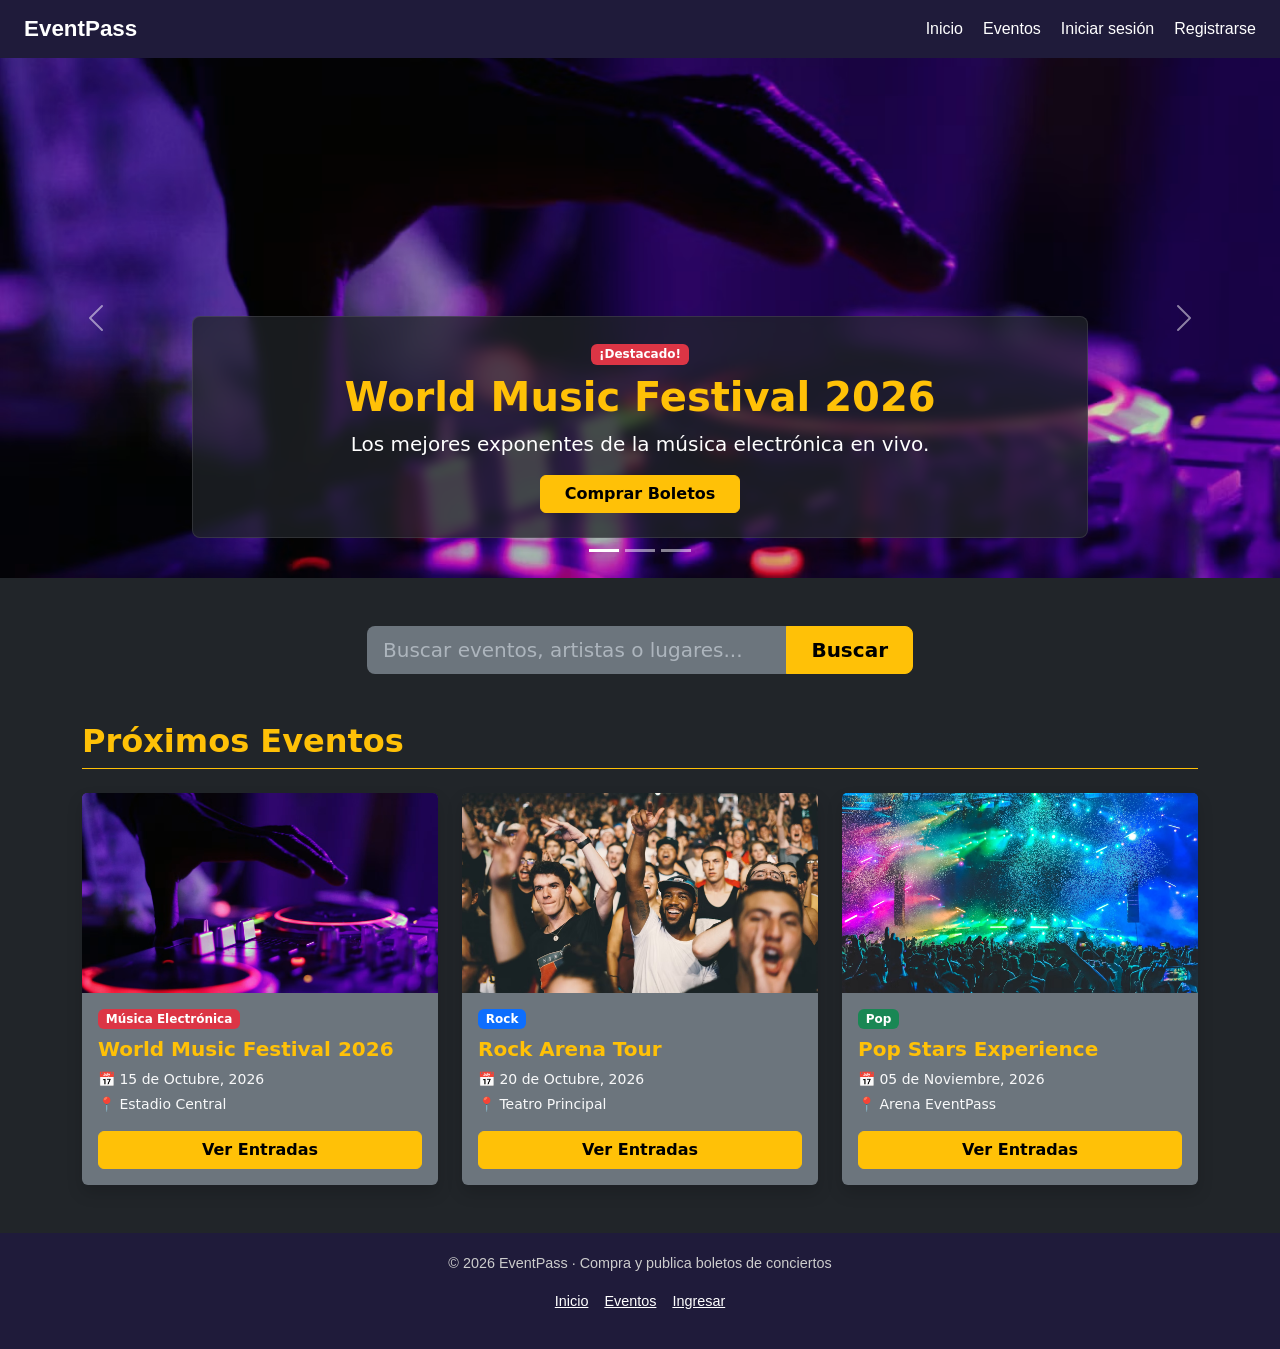
<file: index.html>
<!DOCTYPE html>
<html lang="es">
<head>
  <meta charset="UTF-8">
  <meta name="viewport" content="width=device-width, initial-scale=1.0">
  <title>Plataforma de Conciertos - Inicio</title>
  <!-- Bootstrap 5 CSS CDN -->
  <link href="https://cdn.jsdelivr.net/npm/bootstrap@5.3.2/dist/css/bootstrap.min.css" rel="stylesheet">
  <!-- Estilos propios -->
  <link rel="stylesheet" href="css/styles.css">
  <link rel="stylesheet" href="css/layout.css">
</head>
<body class="bg-dark text-light">

  <div id="navbar"></div>

  <!-- SECCIÓN HERO: Carrusel Interactivo de Conciertos Destacados (PR 1 - Mateo Herrera) -->
  <section id="hero-carousel" class="mb-5">
    <div id="concertCarousel" class="carousel slide carousel-fade" data-bs-ride="carousel">
      
      <!-- Indicadores -->
      <div class="carousel-indicators">
        <button type="button" data-bs-target="#concertCarousel" data-bs-slide-to="0" class="active" aria-current="true" aria-label="Slide 1"></button>
        <button type="button" data-bs-target="#concertCarousel" data-bs-slide-to="1" aria-label="Slide 2"></button>
        <button type="button" data-bs-target="#concertCarousel" data-bs-slide-to="2" aria-label="Slide 3"></button>
      </div>

      <!-- Diapositivas / Conciertos -->
      <div class="carousel-inner">
        <!-- Evento 1 -->
        <div class="carousel-item active" data-bs-interval="4000">
          <img src="img/concierto1.jpg" class="d-block w-100 carousel-img" alt="Concierto Electrónica">
          <div class="carousel-caption d-none d-md-block bg-dark bg-opacity-75 rounded-3 p-4">
            <span class="badge bg-danger mb-2">¡Destacado!</span>
            <h2 class="fw-bold text-warning display-6">World Music Festival 2026</h2>
            <p class="lead">Los mejores exponentes de la música electrónica en vivo.</p>
            <a href="#proximos-eventos" class="btn btn-warning fw-bold px-4">Comprar Boletos</a>
          </div>
        </div>

        <!-- Evento 2 -->
        <div class="carousel-item" data-bs-interval="4000">
          <img src="img/concierto2.jpg" class="d-block w-100 carousel-img" alt="Concierto Rock">
          <div class="carousel-caption d-none d-md-block bg-dark bg-opacity-75 rounded-3 p-4">
            <span class="badge bg-primary mb-2">Gira Mundial</span>
            <h2 class="fw-bold text-warning display-6">Rock Arena Tour</h2>
            <p class="lead">Siente la energía del rock clásico en un show inolvidable.</p>
            <a href="#proximos-eventos" class="btn btn-warning fw-bold px-4">Ver Fechas</a>
          </div>
        </div>

        <!-- Evento 3 -->
        <div class="carousel-item" data-bs-interval="4000">
          <img src="img/concierto3.jpg" class="d-block w-100 carousel-img" alt="Concierto Pop">
          <div class="carousel-caption d-none d-md-block bg-dark bg-opacity-75 rounded-3 p-4">
            <span class="badge bg-success mb-2">Últimas Entradas</span>
            <h2 class="fw-bold text-warning display-6">Pop Stars Experience</h2>
            <p class="lead">Una noche llena de luces, ritmo y tus artistas favoritos.</p>
            <a href="#proximos-eventos" class="btn btn-warning fw-bold px-4">Reservar Ahora</a>
          </div>
        </div>
      </div>

      <!-- Controles de navegación -->
      <button class="carousel-control-prev" type="button" data-bs-target="#concertCarousel" data-bs-slide="prev">
        <span class="carousel-control-prev-icon" aria-hidden="true"></span>
        <span class="visually-hidden">Anterior</span>
      </button>
      <button class="carousel-control-next" type="button" data-bs-target="#concertCarousel" data-bs-slide="next">
        <span class="carousel-control-next-icon" aria-hidden="true"></span>
        <span class="visually-hidden">Siguiente</span>
      </button>
    </div>
  </section>

  <!-- SECCIÓN: Barra de Búsqueda Visual (PR 2 - Mateo Herrera) -->
  <section class="container mb-5">
    <div class="row justify-content-center">
      <div class="col-md-8 col-lg-6">
        <div class="input-group input-group-lg">
          <input type="text" class="form-control bg-secondary text-light border-0 search-input" placeholder="Buscar eventos, artistas o lugares..." aria-label="Buscar eventos">
          <button class="btn btn-warning fw-bold px-4" type="button">Buscar</button>
        </div>
      </div>
    </div>
  </section>

  <!-- SECCIÓN: Cartelera de Próximos Eventos (PR 2 - Mateo Herrera) -->
  <section id="proximos-eventos" class="container mb-5">
    <h2 class="fw-bold text-warning mb-4 border-bottom border-warning pb-2">Próximos Eventos</h2>
    <div class="row row-cols-1 row-cols-md-3 g-4">
      
      <!-- Tarjeta 1 -->
      <div class="col">
        <div class="card h-100 bg-secondary text-light border-0 shadow card-hover">
          <img src="img/concierto1.jpg" class="card-img-top card-event-img" alt="World Music Festival">
          <div class="card-body d-flex flex-column">
            <span class="badge bg-danger w-auto align-self-start mb-2">Música Electrónica</span>
            <h5 class="card-title fw-bold text-warning">World Music Festival 2026</h5>
            <p class="card-text text-light small mb-1">📅 15 de Octubre, 2026</p>
            <p class="card-text text-light small mb-3">📍 Estadio Central</p>
            <!-- CORRECCIÓN: Enlace directo a los detalles con onclick para guardar el evento -->
            <a href="detalles.html" class="btn btn-warning fw-bold mt-auto" onclick="guardarEvento(1)">Ver Entradas</a>
          </div>
        </div>
      </div>

      <!-- Tarjeta 2 -->
      <div class="col">
        <div class="card h-100 bg-secondary text-light border-0 shadow card-hover">
          <img src="img/concierto2.jpg" class="card-img-top card-event-img" alt="Rock Arena Tour">
          <div class="card-body d-flex flex-column">
            <span class="badge bg-primary w-auto align-self-start mb-2">Rock</span>
            <h5 class="card-title fw-bold text-warning">Rock Arena Tour</h5>
            <p class="card-text text-light small mb-1">📅 20 de Octubre, 2026</p>
            <p class="card-text text-light small mb-3">📍 Teatro Principal</p>
            <!-- CORRECCIÓN: Enlace directo a los detalles con onclick para guardar el evento -->
            <a href="detalles.html" class="btn btn-warning fw-bold mt-auto" onclick="guardarEvento(2)">Ver Entradas</a>
          </div>
        </div>
      </div>

      <!-- Tarjeta 3 -->
      <div class="col">
        <div class="card h-100 bg-secondary text-light border-0 shadow card-hover">
          <img src="img/concierto3.jpg" class="card-img-top card-event-img" alt="Pop Stars Experience">
          <div class="card-body d-flex flex-column">
            <span class="badge bg-success w-auto align-self-start mb-2">Pop</span>
            <h5 class="card-title fw-bold text-warning">Pop Stars Experience</h5>
            <p class="card-text text-light small mb-1">📅 05 de Noviembre, 2026</p>
            <p class="card-text text-light small mb-3">📍 Arena EventPass</p>
            <!-- CORRECCIÓN: Enlace directo a los detalles con onclick para guardar el evento -->
            <a href="detalles.html" class="btn btn-warning fw-bold mt-auto" onclick="guardarEvento(3)">Ver Entradas</a>
          </div>
        </div>
      </div>

    </div>
  </section>

  <!-- Bootstrap 5 JS Bundle -->
  <script src="https://cdn.jsdelivr.net/npm/bootstrap@5.3.2/dist/js/bootstrap.bundle.min.js"></script>
  <div id="footer"></div>

  <!-- Script para base de datos simulada y almacenamiento de sesión -->
  <script>
    const eventoGuardado = localStorage.getItem('conciertoActual');
    if (eventoGuardado) {
      const evento = JSON.parse(eventoGuardado);
      
      // 1. Cambiar el título
      document.querySelector('h1').textContent = evento.nombreConcierto;
      
      // 2. Reconstruir la tabla dinámicamente
      const tbody = document.querySelector('tbody');
      tbody.innerHTML = ''; // Limpiar la tabla anterior
      
      evento.tiposBoleto.forEach(boleto => {
        tbody.innerHTML += `
          <tr>
            <td><strong>${boleto.nombre}</strong></td>
            <td>$${boleto.precio.toFixed(2)}</td>
            <td><span class="badge bg-success">Disponible</span></td>
          </tr>
        `;
      });
    }
  </script>

  <script src="js/layout.js"></script>
</body>
</html>
</file>
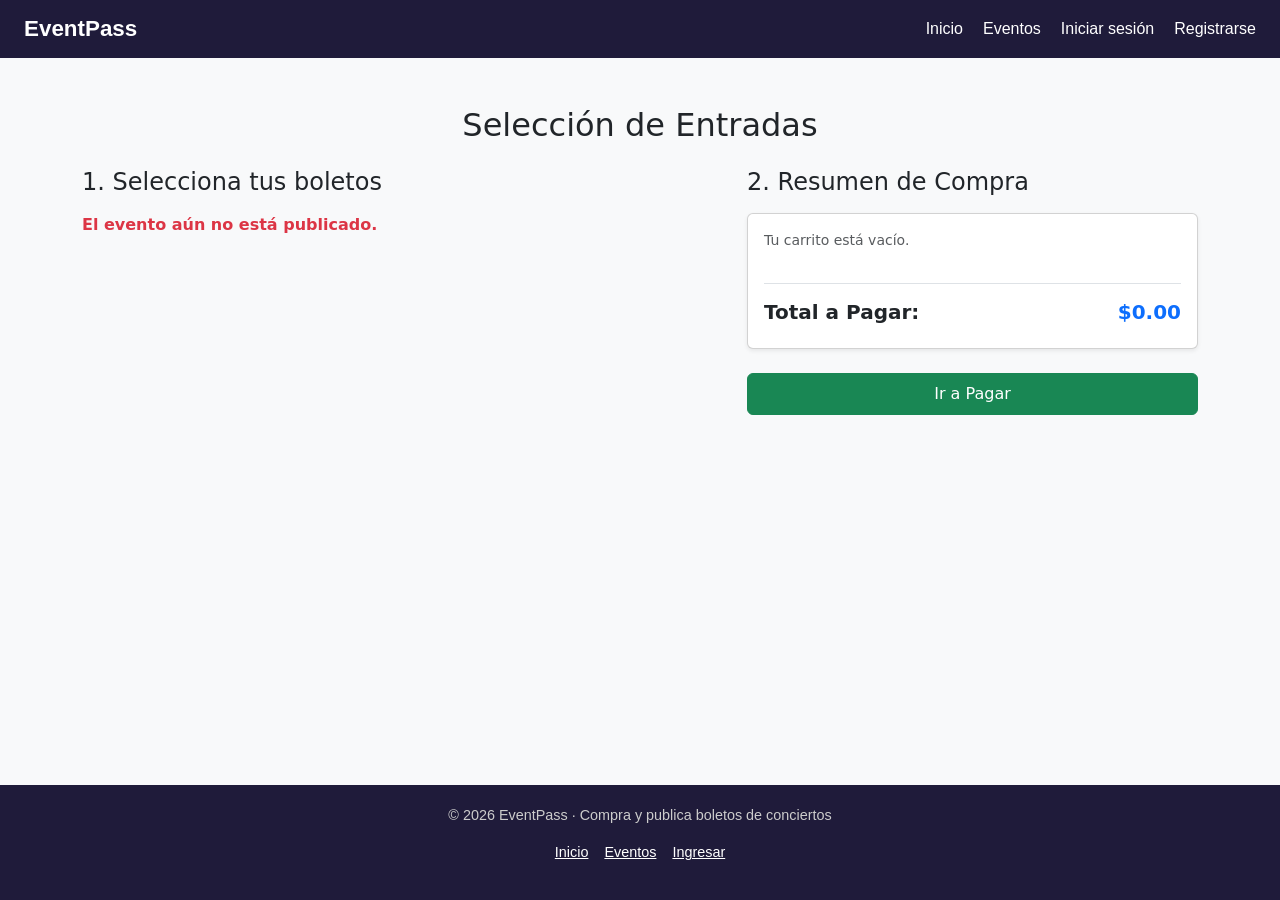
<file: checkout.html>
<!DOCTYPE html>
<html lang="es">
<head>
    <meta charset="UTF-8">
    <meta name="viewport" content="width=device-width, initial-scale=1.0">
    <title>Comprar Boletos</title>
    <link href="https://cdn.jsdelivr.net/npm/bootstrap@5.3.0/dist/css/bootstrap.min.css" rel="stylesheet">
    <link rel="stylesheet" href="css/boletos.css">
    <link rel="stylesheet" href="css/layout.css">
</head>
<body class="bg-light d-flex flex-column min-vh-100">
    <!-- Navbar compartido -->
    <div id="navbar"></div>

<div class="container mt-5 mb-5 flex-grow-1">
    <h2 class="mb-4 text-center" id="titulo-concierto">Selección de Entradas</h2>
    
    <div class="row">
        <!-- IZQUIERDA: Tipos de Boleto y Cantidad -->
        <div class="col-md-7">
            <h4 class="mb-3">1. Selecciona tus boletos</h4>
            <div id="contenedor-boletos"></div> 
        </div>

        <!-- DERECHA: Resumen del Carrito y Pago -->
        <div class="col-md-5">
            <h4 class="mb-3">2. Resumen de Compra</h4>
            <div class="card p-3 shadow-sm mb-4">
                <div id="detalle-carrito">
                    <p class="text-muted small">Tu carrito está vacío.</p>
                </div>
                <div class="d-flex justify-content-between mt-3 pt-3 border-top">
                    <h5 class="fw-bold">Total a Pagar:</h5>
                    <h5 class="fw-bold text-primary" id="total-carrito">$0.00</h5>
                </div>
            </div>
            
            <!-- Botón de pago -->
            <button class="btn btn-success w-100 py-2">Ir a Pagar</button>
        </div>
    </div>
</div>

<!-- Footer compartido con margen automático superior -->
<div id="footer" class="mt-auto"></div>

<!-- Scripts -->
<script src="js/boletos.js"></script>
<script src="js/layout.js"></script>
</body>
</html>
</file>
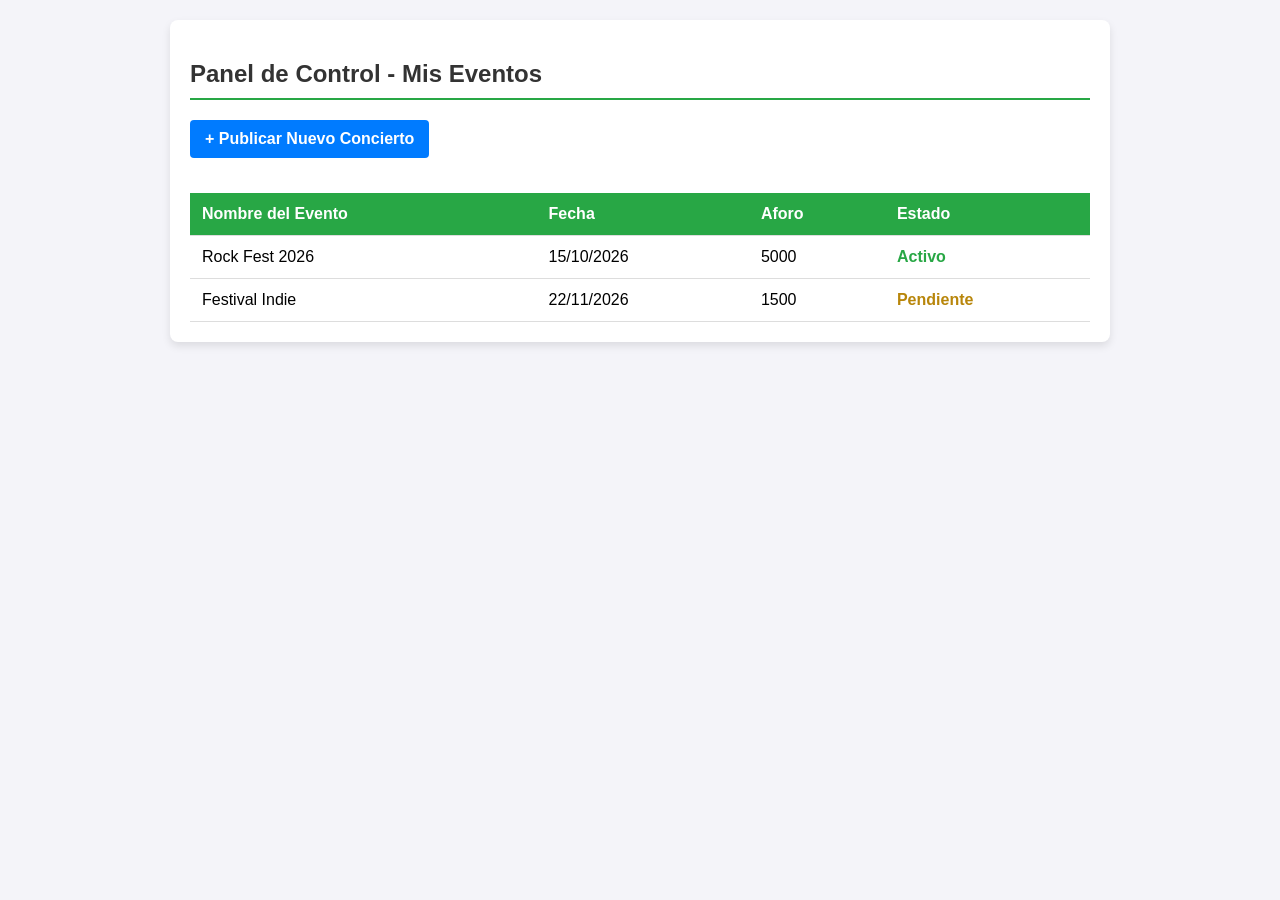
<file: dashboard.html>
<!DOCTYPE html>
<html lang="es">
<head>
    <meta charset="UTF-8">
    <meta name="viewport" content="width=device-width, initial-scale=1.0">
    <title>Dashboard Productora - EventPass</title>
    <style>
        body {
            font-family: Arial, sans-serif;
            background-color: #f4f4f9;
            margin: 0;
            padding: 20px;
        }
        .dashboard-container {
            max-width: 900px;
            margin: 0 auto;
            background-color: white;
            padding: 20px;
            border-radius: 8px;
            box-shadow: 0 4px 8px rgba(0,0,0,0.1);
        }
        h2 {
            color: #333;
            border-bottom: 2px solid #28a745;
            padding-bottom: 10px;
        }
        table {
            width: 100%;
            border-collapse: collapse;
            margin-top: 20px;
        }
        th, td {
            padding: 12px;
            text-align: left;
            border-bottom: 1px solid #ddd;
        }
        th {
            background-color: #28a745;
            color: white;
        }
        tr:hover {
            background-color: #f1f1f1;
        }
        .btn-nuevo {
            display: inline-block;
            margin-bottom: 15px;
            padding: 10px 15px;
            background-color: #007bff;
            color: white;
            text-decoration: none;
            border-radius: 4px;
            font-weight: bold;
        }
        .btn-nuevo:hover {
            background-color: #0056b3;
        }
        
        /* Clases de estado corregidas según el Code Review */
        .estado-activo {
            color: #28a745;
        }
        .estado-pendiente {
            color: #b8860b; /* Color mostaza oscuro para mejor contraste */
        }
    </style>
</head>
<body>

    <div class="dashboard-container">
        <h2>Panel de Control - Mis Eventos</h2>
        
        <a href="publicar-concierto.html" class="btn-nuevo">+ Publicar Nuevo Concierto</a>

        <table>
            <thead>
                <tr>
                    <th>Nombre del Evento</th>
                    <th>Fecha</th>
                    <th>Aforo</th>
                    <th>Estado</th>
                </tr>
            </thead>
            <tbody>
                <tr>
                    <td>Rock Fest 2026</td>
                    <td>15/10/2026</td>
                    <td>5000</td>
                    <td><strong class="estado-activo">Activo</strong></td>
                </tr>
                <tr>
                    <td>Festival Indie</td>
                    <td>22/11/2026</td>
                    <td>1500</td>
                    <td><strong class="estado-pendiente">Pendiente</strong></td>
                </tr>
            </tbody>
        </table>
    </div>

</body>
</html>
</file>
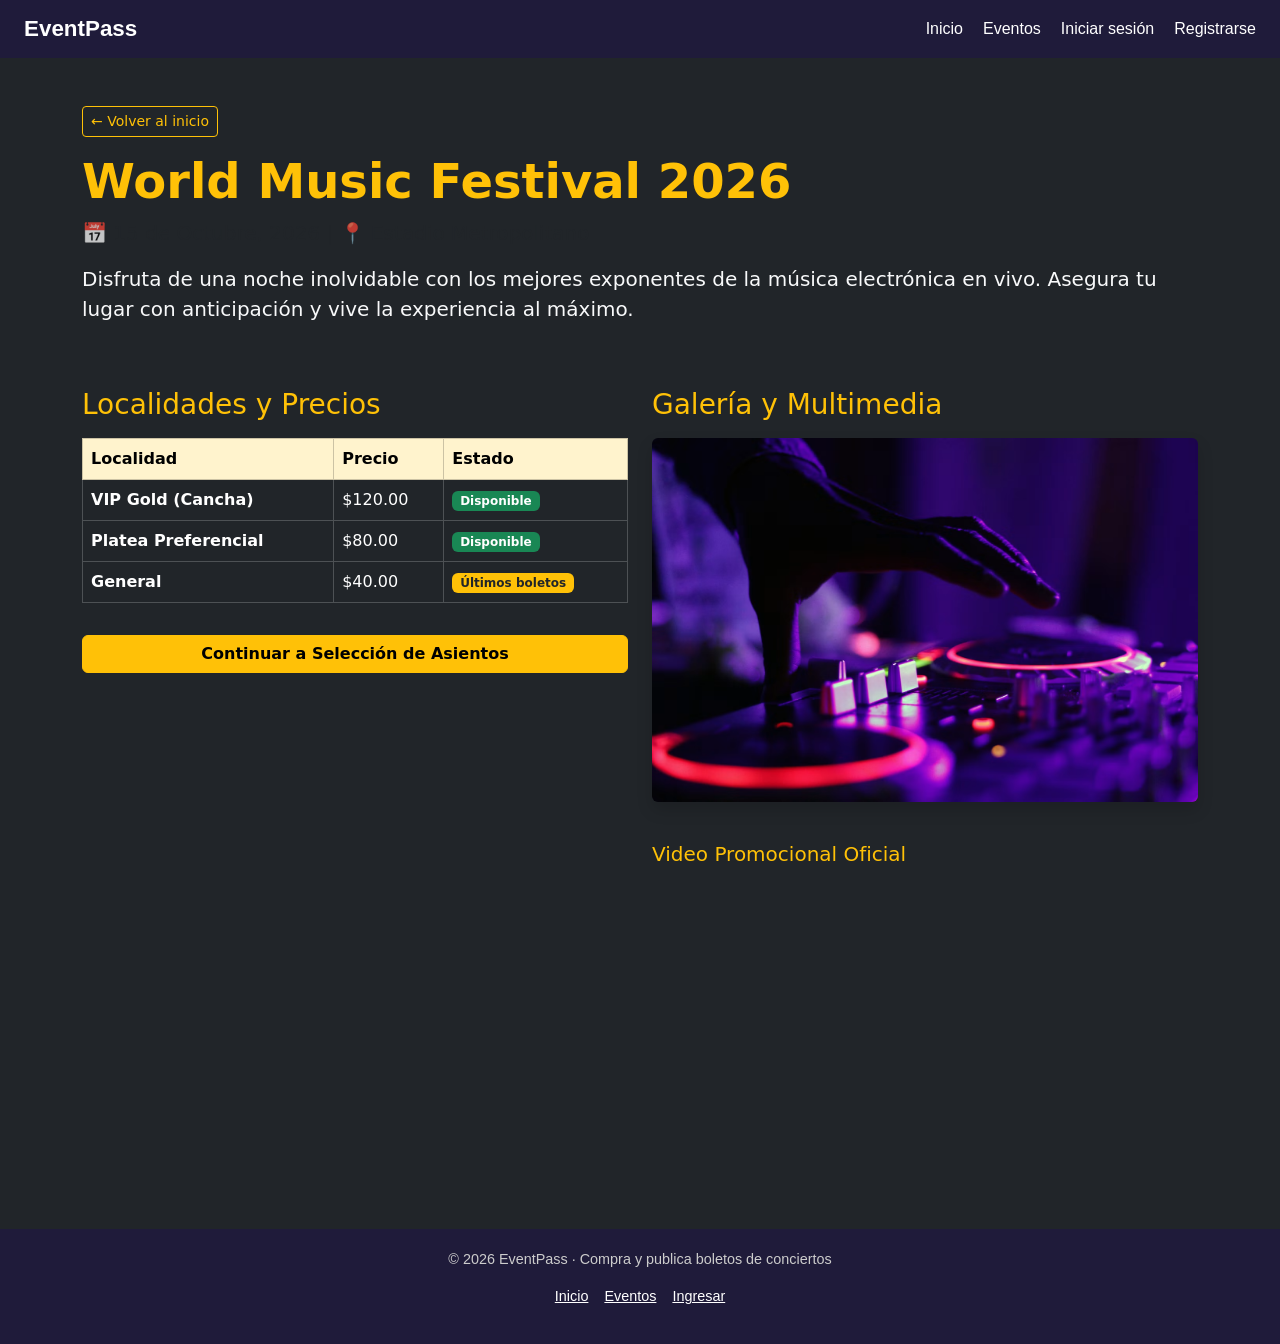
<file: detalles.html>
<!DOCTYPE html>
<html lang="es">
<head>
  <meta charset="UTF-8">
  <meta name="viewport" content="width=device-width, initial-scale=1.0">
  <title>Plataforma de Conciertos - Detalles del Evento</title>
  <!-- Bootstrap 5 CSS CDN -->
  <link href="https://cdn.jsdelivr.net/npm/bootstrap@5.3.2/dist/css/bootstrap.min.css" rel="stylesheet">
  <!-- Estilos propios -->
  <link rel="stylesheet" href="css/styles.css">
  <link rel="stylesheet" href="css/boletos.css">
  <link rel="stylesheet" href="css/layout.css">
</head>
<body class="bg-dark text-light">

  <!-- Navbar compartido -->
  <div id="navbar"></div>

  <!-- SECCIÓN DE DETALLES DEL CONCIERTO (PR 1 - Julio Zurita) -->
  <main class="container my-5">
    <div class="row">
      <div class="col-md-12 mb-4">
        <a href="index.html" class="btn btn-outline-warning btn-sm mb-3">&larr; Volver al inicio</a>
        <h1 class="fw-bold text-warning display-5">World Music Festival 2026</h1>
        <p class="text-muted fs-5">📅 15 de Octubre, 2026 | 📍 Estadio Metropolitano</p>
        <p class="lead mt-3">Disfruta de una noche inolvidable con los mejores exponentes de la música electrónica en vivo. Asegura tu lugar con anticipación y vive la experiencia al máximo.</p>
      </div>
    </div>
    
    <div class="row mt-4">
      <!-- Columna de Información y Precios -->
      <div class="col-md-6">
        <h3 class="text-warning mb-3">Localidades y Precios</h3>
        <table class="table table-dark table-bordered table-hover align-middle">
          <thead class="table-warning text-dark">
            <tr>
              <th>Localidad</th>
              <th>Precio</th>
              <th>Estado</th>
            </tr>
          </thead>
          <tbody>
            <tr>
              <td><strong>VIP Gold (Cancha)</strong></td>
              <td>$120.00</td>
              <td><span class="badge bg-success">Disponible</span></td>
            </tr>
            <tr>
              <td><strong>Platea Preferencial</strong></td>
              <td>$80.00</td>
              <td><span class="badge bg-success">Disponible</span></td>
            </tr>
            <tr>
              <td><strong>General</strong></td>
              <td>$40.00</td>
              <td><span class="badge bg-warning text-dark">Últimos boletos</span></td>
            </tr>
          </tbody>
        </table>
        <a href="checkout.html" class="btn btn-warning fw-bold w-100 mt-3">Continuar a Selección de Asientos</a>
      </div>

      <!-- Columna Multimedia (PR 2) -->
      <div class="col-md-6">
        <h3 class="text-warning mb-3">Galería y Multimedia</h3>
        <!-- Imagen oficial del repositorio -->
        <img src="img/concierto1.jpg" alt="Concierto destacado" class="img-fluid rounded shadow mb-4">
        
        <h5 class="text-warning mt-3">Video Promocional Oficial</h5>
        <div class="ratio ratio-16x9">
          <iframe src="https://www.youtube.com/embed/dQw4w9WgXcQ" title="Video promocional" allowfullscreen></iframe>
        </div>
      </div>
    </div>
  </main>

  <!-- Footer compartido -->
  <div id="footer"></div>

  <!-- Bootstrap 5 JS Bundle -->
  <script src="https://cdn.jsdelivr.net/npm/bootstrap@5.3.2/dist/js/bootstrap.bundle.min.js"></script>
  <script src="js/boletos.js"></script>
  <script src="js/layout.js"></script>

  <!-- Script para actualizar dinámicamente el título y la tabla según el evento -->
  <script>
    const eventoGuardado = localStorage.getItem('conciertoActual');
    if (eventoGuardado) {
      const evento = JSON.parse(eventoGuardado);
      
      // 1. Actualizar el título del evento
      document.querySelector('h1').textContent = evento.nombreConcierto;
      
      // 2. Actualizar la tabla de precios y localidades en tiempo real
      const tbody = document.querySelector('tbody');
      tbody.innerHTML = '';
      
      evento.tiposBoleto.forEach(boleto => {
        tbody.innerHTML += `
          <tr>
            <td><strong>${boleto.nombre}</strong></td>
            <td>$${boleto.precio.toFixed(2)}</td>
            <td><span class="badge bg-success">Disponible</span></td>
          </tr>
        `;
      });
    }
  </script>
</body>
</html>
</file>
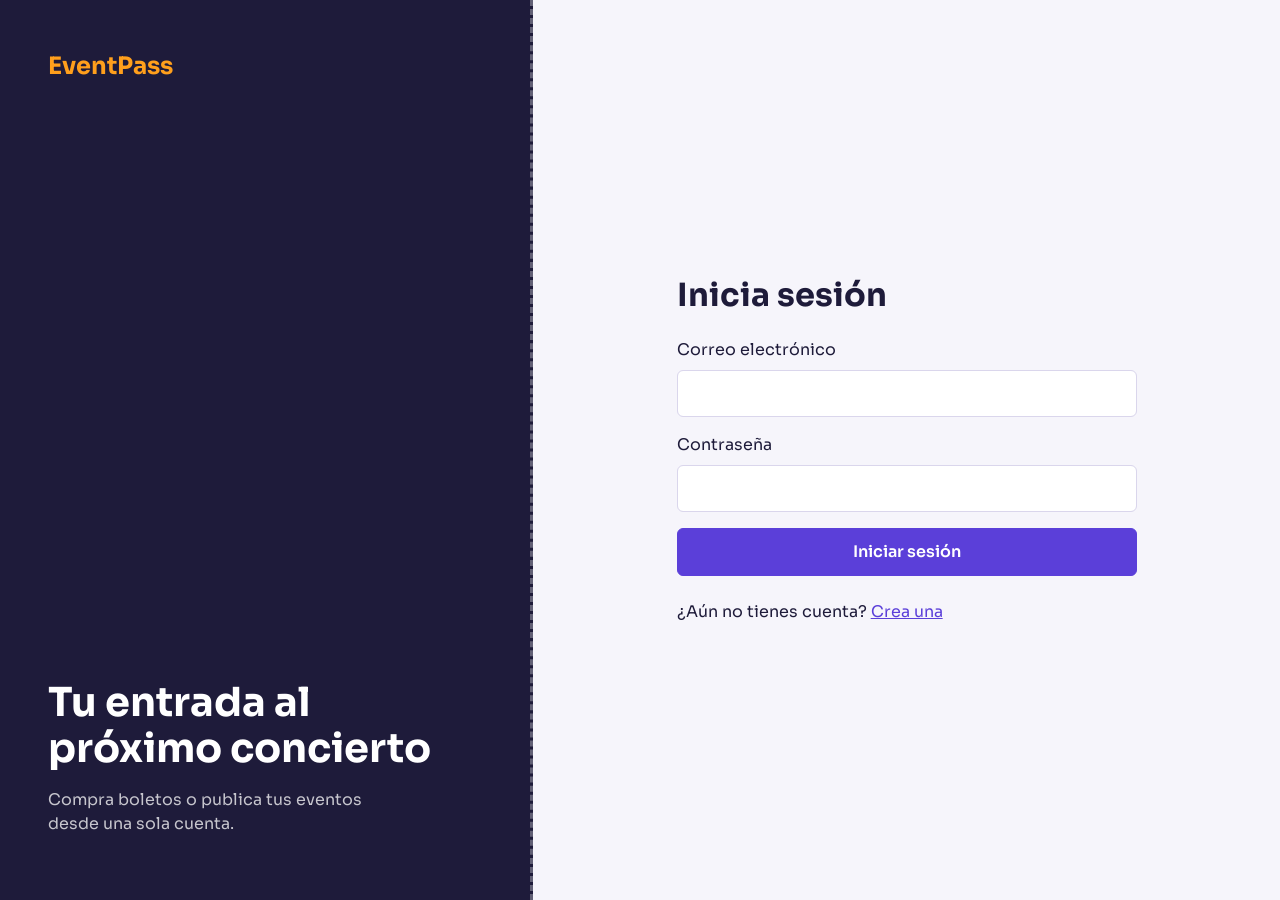
<file: login.html>
<!DOCTYPE html>
<html lang="es">
<head>
  <meta charset="UTF-8">
  <meta name="viewport" content="width=device-width, initial-scale=1">
  <title>Iniciar sesión | EventPass</title>
  <link href="https://cdn.jsdelivr.net/npm/bootstrap@5.3.3/dist/css/bootstrap.min.css" rel="stylesheet">
  <link href="https://fonts.googleapis.com/css2?family=Sora:wght@400;600;700&display=swap" rel="stylesheet">
  <link href="css/auth.css" rel="stylesheet">
</head>
<body>
  <main class="container-fluid">
    <div class="row auth">
      <aside class="col-lg-5 auth-brand d-flex flex-column justify-content-between p-4 p-lg-5">
        <a href="index.html" class="brand">EventPass</a>
        <div>
          <h1>Tu entrada al próximo concierto</h1>
          <p>Compra boletos o publica tus eventos desde una sola cuenta.</p>
        </div>
      </aside>

      <section class="col-lg-7 d-flex align-items-center justify-content-center p-4">
        <div class="auth-panel w-100">
          <h2 class="mb-4">Inicia sesión</h2>
          <form id="form-login" novalidate>
            <div class="mb-3">
              <label for="correo" class="form-label">Correo electrónico</label>
              <input type="email" id="correo" class="form-control" autocomplete="email" required>
            </div>
            <div class="mb-3">
              <label for="clave" class="form-label">Contraseña</label>
              <input type="password" id="clave" class="form-control" autocomplete="current-password" required>
            </div>
            <div id="alerta" class="alert alert-danger d-none" role="alert"></div>
            <button type="submit" class="btn btn-violet w-100">Iniciar sesión</button>
          </form>
          <p class="mt-4 mb-0">¿Aún no tienes cuenta? <a href="registro.html">Crea una</a></p>
        </div>
      </section>
    </div>
  </main>
  <script src="js/auth.js"></script>
</body>
</html>
</file>
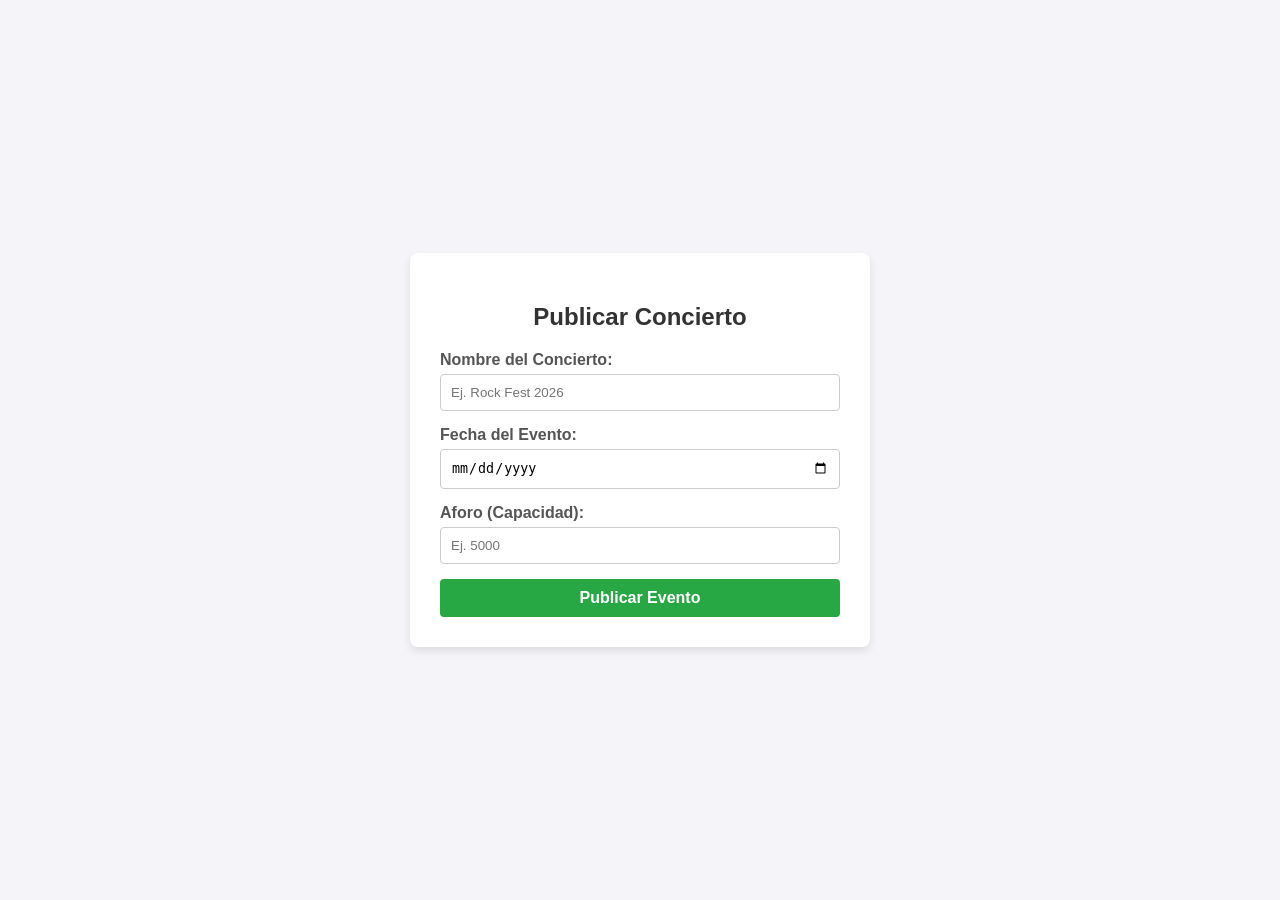
<file: publicar-concierto.html>
<!DOCTYPE html>
<html lang="es">
<head>
    <meta charset="UTF-8">
    <meta name="viewport" content="width=device-width, initial-scale=1.0">
    <title>Publicar Nuevo Concierto - EventPass</title>
    <style>
        body {
            font-family: Arial, sans-serif;
            background-color: #f4f4f9;
            display: flex;
            justify-content: center;
            align-items: center;
            height: 100vh;
            margin: 0;
        }
        .form-container {
            background-color: #ffffff;
            padding: 30px;
            border-radius: 8px;
            box-shadow: 0 4px 8px rgba(0,0,0,0.1);
            width: 100%;
            max-width: 400px;
        }
        h2 {
            text-align: center;
            color: #333;
            margin-bottom: 20px;
        }
        .form-group {
            margin-bottom: 15px;
        }
        label {
            display: block;
            margin-bottom: 5px;
            color: #555;
            font-weight: bold;
        }
        input[type="text"],
        input[type="date"],
        input[type="number"] {
            width: 100%;
            padding: 10px;
            border: 1px solid #ccc;
            border-radius: 4px;
            box-sizing: border-box;
        }
        button {
            width: 100%;
            padding: 10px;
            background-color: #28a745;
            color: white;
            border: none;
            border-radius: 4px;
            cursor: pointer;
            font-size: 16px;
            font-weight: bold;
        }
        button:hover {
            background-color: #218838;
        }
    </style>
</head>
<body>

    <div class="form-container">
        <h2>Publicar Concierto</h2>
        <form action="#" method="POST">
            <!-- Campo Nombre -->
            <div class="form-group">
                <label for="nombre">Nombre del Concierto:</label>
                <input type="text" id="nombre" name="nombre" required placeholder="Ej. Rock Fest 2026">
            </div>

            <!-- Campo Fecha -->
            <div class="form-group">
                <label for="fecha">Fecha del Evento:</label>
                <input type="date" id="fecha" name="fecha" required>
            </div>

            <!-- Campo Aforo -->
            <div class="form-group">
                <label for="aforo">Aforo (Capacidad):</label>
                <input type="number" id="aforo" name="aforo" min="1" required placeholder="Ej. 5000">
            </div>

            <!-- Botón -->
            <button type="submit">Publicar Evento</button>
        </form>
    </div>

</body>
</html>
</file>
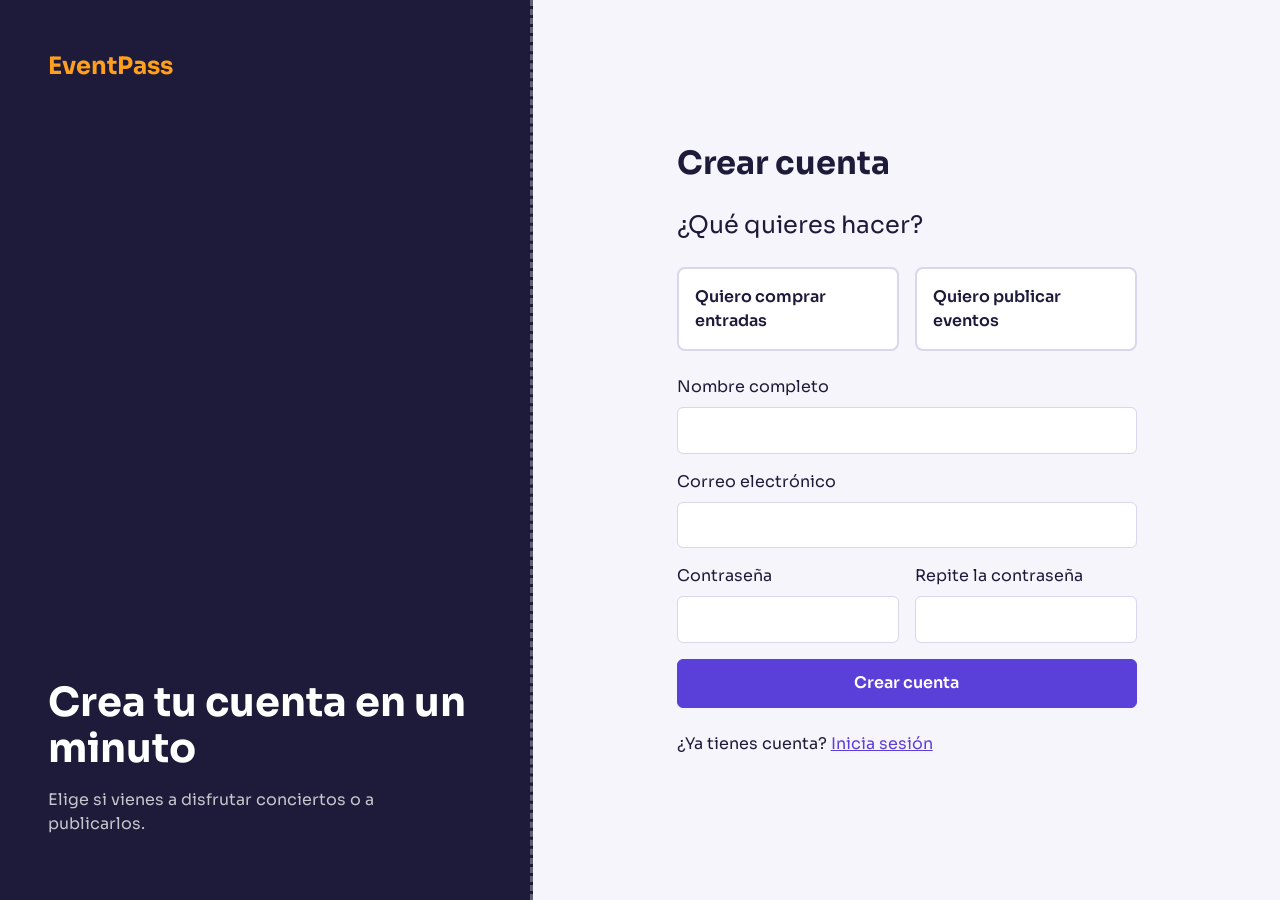
<file: registro.html>
<!DOCTYPE html>
<html lang="es">
<head>
  <meta charset="UTF-8">
  <meta name="viewport" content="width=device-width, initial-scale=1">
  <title>Crear cuenta | EventPass</title>
  <link href="https://cdn.jsdelivr.net/npm/bootstrap@5.3.3/dist/css/bootstrap.min.css" rel="stylesheet">
  <link href="https://fonts.googleapis.com/css2?family=Sora:wght@400;600;700&display=swap" rel="stylesheet">
  <link href="css/auth.css" rel="stylesheet">
</head>
<body>
  <main class="container-fluid">
    <div class="row auth">
      <aside class="col-lg-5 auth-brand d-flex flex-column justify-content-between p-4 p-lg-5">
        <a href="index.html" class="brand">EventPass</a>
        <div>
          <h1>Crea tu cuenta en un minuto</h1>
          <p>Elige si vienes a disfrutar conciertos o a publicarlos.</p>
        </div>
      </aside>

      <section class="col-lg-7 d-flex align-items-center justify-content-center p-4">
        <div class="auth-panel w-100">
          <h2 class="mb-4">Crear cuenta</h2>
          <form id="form-registro" novalidate>
            <fieldset class="mb-4">
              <legend class="form-label">¿Qué quieres hacer?</legend>
              <div class="row g-3">
                <div class="col-sm-6 role-option">
                  <input type="radio" class="visually-hidden" name="rol" id="rol-comprador" value="comprador">
                  <label for="rol-comprador" class="role-card">Quiero comprar entradas</label>
                </div>
                <div class="col-sm-6 role-option">
                  <input type="radio" class="visually-hidden" name="rol" id="rol-publicador" value="publicador">
                  <label for="rol-publicador" class="role-card">Quiero publicar eventos</label>
                </div>
              </div>
            </fieldset>

            <div class="mb-3">
              <label for="nombre" class="form-label">Nombre completo</label>
              <input type="text" id="nombre" class="form-control" autocomplete="name" required>
            </div>
            <div class="mb-3 d-none" id="campo-productora">
              <label for="productora" class="form-label">Nombre de la productora</label>
              <input type="text" id="productora" class="form-control">
            </div>
            <div class="mb-3">
              <label for="correo" class="form-label">Correo electrónico</label>
              <input type="email" id="correo" class="form-control" autocomplete="email" required>
            </div>
            <div class="row g-3 mb-3">
              <div class="col-sm-6">
                <label for="clave" class="form-label">Contraseña</label>
                <input type="password" id="clave" class="form-control" autocomplete="new-password" required>
              </div>
              <div class="col-sm-6">
                <label for="clave2" class="form-label">Repite la contraseña</label>
                <input type="password" id="clave2" class="form-control" autocomplete="new-password" required>
              </div>
            </div>

            <div id="alerta" class="alert alert-danger d-none" role="alert"></div>
            <button type="submit" class="btn btn-violet w-100">Crear cuenta</button>
          </form>
          <p class="mt-4 mb-0">¿Ya tienes cuenta? <a href="login.html">Inicia sesión</a></p>
        </div>
      </section>
    </div>
  </main>
  <script src="js/auth.js"></script>
</body>
</html>
</file>
<file: css/styles.css>
/* Ajuste de altura e imágenes para el carrusel principal */
.carousel-img {
  height: 520px;
  object-fit: cover;
  filter: brightness(0.85);
}

/* Formato de la tarjeta flotante sobre la imagen */
.carousel-caption {
  bottom: 2.5rem;
  backdrop-filter: blur(6px);
  border: 1px solid rgba(255, 255, 255, 0.1);
}

/* ===================================================
   Estilos PR 2 - Cartelera de Eventos y Buscador
   =================================================== */

/* Marcador de posición claro para la barra de búsqueda */
.search-input::placeholder {
  color: #adb5bd;
}

/* Ajuste de altura fija y encuadre para las imágenes de las tarjetas */
.card-event-img {
  height: 200px;
  object-fit: cover;
}

/* Efecto hover al pasar sobre cada tarjeta */
.card-hover {
  transition: transform 0.3s ease, box-shadow 0.3s ease;
}

.card-hover:hover {
  transform: translateY(-6px);
  box-shadow: 0 10px 20px rgba(0, 0, 0, 0.5) !important;
}
</file>
<file: css/layout.css>
/* Navbar y footer compartidos por todas las páginas */
.ep-nav {
  display: flex;
  align-items: center;
  justify-content: space-between;
  flex-wrap: wrap;
  padding: 12px 24px;
  background: #1f1b3a;
  color: #fff;
  font-family: Arial, sans-serif;
}
.ep-nav a { color: #fff; text-decoration: none; }
.ep-brand { font-size: 1.4rem; font-weight: bold; }
.ep-links { display: flex; gap: 20px; list-style: none; margin: 0; padding: 0; }
.ep-links a:hover { text-decoration: underline; }
.ep-toggle {
  display: none;
  background: none;
  border: 1px solid #fff;
  color: #fff;
  font-size: 1.2rem;
  padding: 4px 10px;
  cursor: pointer;
}
.ep-footer {
  margin-top: 40px;
  padding: 20px 24px;
  background: #1f1b3a;
  color: #ccc;
  text-align: center;
  font-family: Arial, sans-serif;
  font-size: 0.9rem;
}
.ep-footer a { color: #fff; margin: 0 8px; }

@media (max-width: 700px) {
  .ep-toggle { display: block; }
  .ep-links { display: none; flex-direction: column; width: 100%; gap: 10px; padding-top: 12px; }
  .ep-links.abierto { display: flex; }
}
</file>
<file: css/boletos.css>
.zona-tarjeta {
    border: 2px solid #ced4da;
    border-radius: 8px;
    padding: 20px;
    margin-bottom: 15px;
    background-color: #ffffff;
    cursor: pointer;
    transition: all 0.3s ease;
}

.zona-tarjeta:hover {
    border-color: #0d6efd;
    background-color: #f8f9fa;
    transform: translateY(-2px);
    box-shadow: 0 4px 6px rgba(0,0,0,0.1);
}

.zona-tarjeta h5 {
    margin: 0 0 5px 0;
    color: #333;
    font-weight: bold;
}

.zona-tarjeta p {
    margin: 0;
    color: #666;
    font-size: 0.95rem;
}
</file>
<file: css/auth.css>
:root {
  --ink: #1E1B3A;
  --paper: #F6F5FB;
  --violet: #5B3FD9;
  --violet-dark: #4630B0;
  --amber: #FF9F1C;
  --line: #DAD6EC;
}

body {
  font-family: 'Sora', system-ui, sans-serif;
  background: var(--paper);
  color: var(--ink);
}

.auth { min-height: 100vh; }

/* Panel izquierdo: el borde punteado imita la perforación de un boleto */
.auth-brand {
  background: var(--ink);
  color: #fff;
  border-right: 3px dashed rgba(255, 255, 255, .3);
}
.auth-brand .brand {
  color: var(--amber);
  font-weight: 700;
  font-size: 1.5rem;
  text-decoration: none;
}
.auth-brand h1 {
  font-size: clamp(1.75rem, 3.5vw, 2.5rem);
  font-weight: 700;
  line-height: 1.15;
  margin-bottom: 1rem;
}
.auth-brand p { color: rgba(255, 255, 255, .75); max-width: 30ch; }

.auth-panel { max-width: 460px; }
.auth-panel h2 { font-weight: 700; }
.auth-panel a { color: var(--violet); }

.form-control {
  border-color: var(--line);
  padding: .65rem .85rem;
}
.form-control:focus {
  border-color: var(--violet);
  box-shadow: 0 0 0 .2rem rgba(91, 63, 217, .2);
}

.btn-violet {
  background: var(--violet);
  border-color: var(--violet);
  color: #fff;
  font-weight: 600;
  padding: .7rem 1rem;
}
.btn-violet:hover { background: var(--violet-dark); border-color: var(--violet-dark); color: #fff; }
.btn-violet:focus-visible { outline: 3px solid var(--amber); outline-offset: 2px; }

/* Selector de rol: tarjetas que se marcan al elegir */
.role-card {
  display: block;
  height: 100%;
  padding: 1rem;
  border: 2px solid var(--line);
  border-radius: .5rem;
  background: #fff;
  font-weight: 600;
  cursor: pointer;
  transition: border-color .15s, background-color .15s;
}
.role-card:hover { border-color: var(--violet); }
.role-option input:checked + .role-card {
  border-color: var(--violet);
  background: #EEEAFD;
}
.role-option input:focus-visible + .role-card {
  outline: 3px solid var(--amber);
  outline-offset: 2px;
}

@media (max-width: 991.98px) {
  .auth { min-height: auto; }
  .auth-brand { border-right: 0; border-bottom: 3px dashed rgba(255, 255, 255, .3); gap: 1.5rem; }
}

@media (prefers-reduced-motion: reduce) {
  .role-card { transition: none; }
}
</file>
